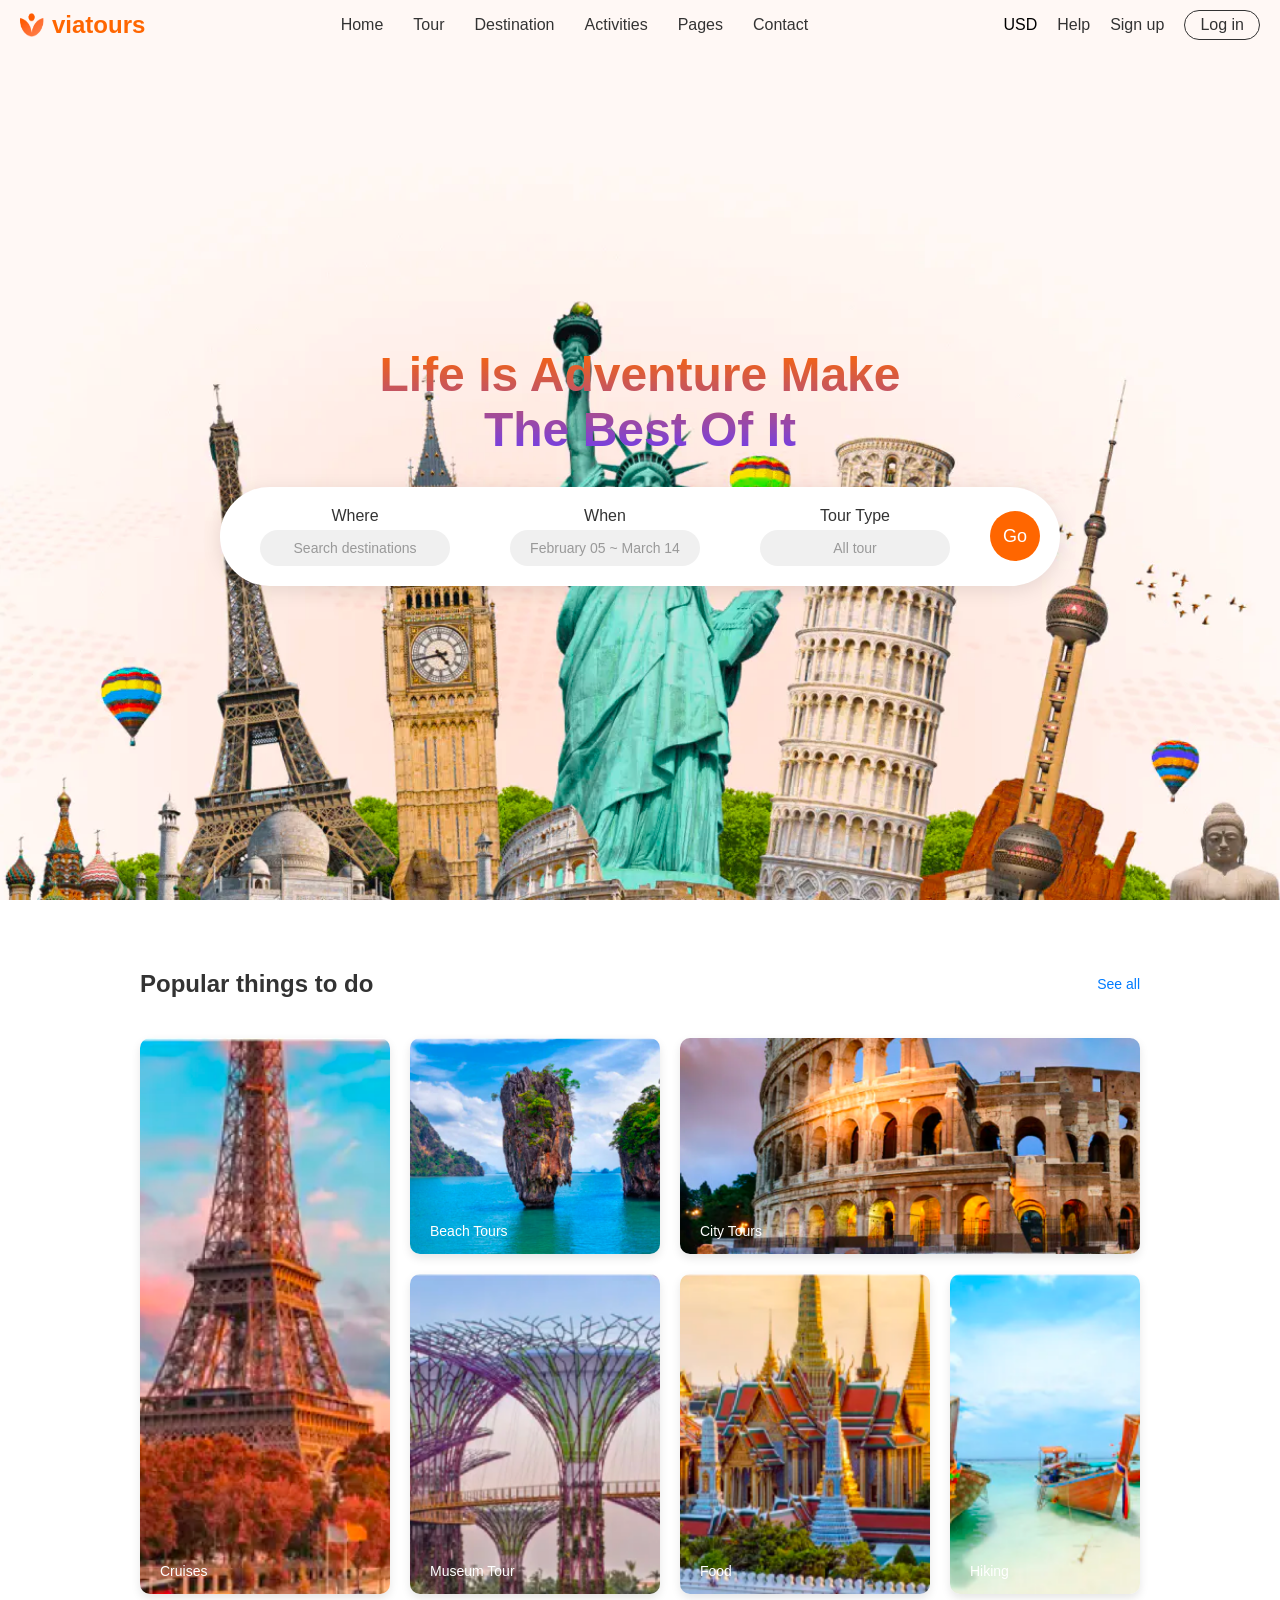
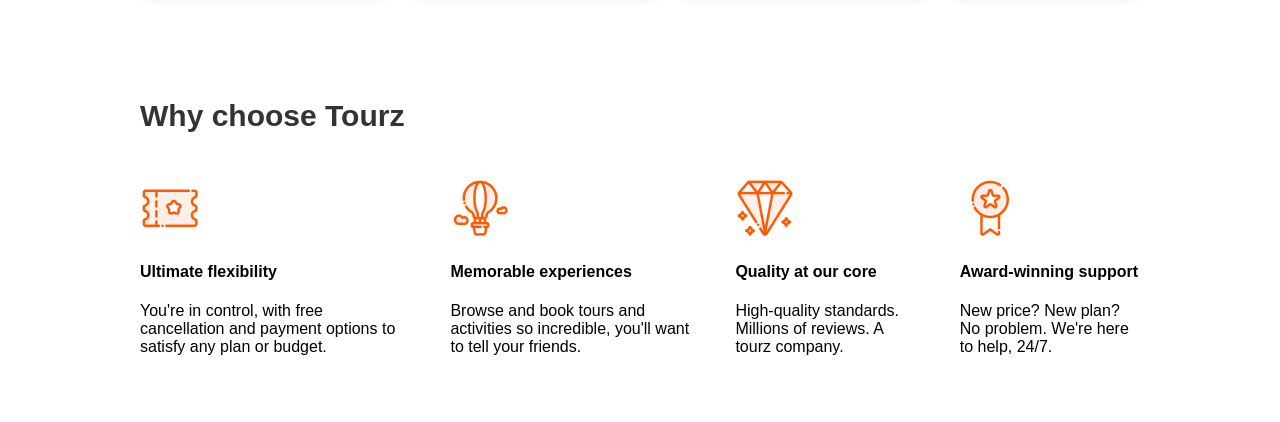
<file: task_1/index.html>
<!DOCTYPE html>
<html lang="en">
  <head>
    <meta charset="UTF-8" />
    <meta name="viewport" content="width=device-width, initial-scale=1.0" />
    <title>Document</title>
    <link rel="stylesheet" href="styles.css" />
    
  </head>
  <body>
    <nav class="navbar">
      <div class="logo"><img src="logo.png" alt="Viators Logo" /> viatours</div>
      <ul class="nav-links">
        <li><a href="#">Home</a></li>
        <li><a href="#">Tour</a></li>
        <li><a href="#">Destination</a></li>
        <li><a href="#">Activities</a></li>
        <li><a href="#">Pages</a></li>
        <li><a href="#">Contact</a></li>
      </ul>
      <div class="nav-right">
        <span class="currency">USD</span>
        <a href="#" class="nav-link">Help</a>
        <a href="#" class="nav-link">Sign up</a>
        <a href="#" class="login-button">Log in</a>
      </div>
    </nav>
    <div class="container">
      <h1>Life Is Adventure Make <br> The Best Of It</h1>
      <div class="search-bar">
        <div class="search-item">
          <span class="search-title">Where</span>
          <input type="text" placeholder="Search destinations" />
        </div>
        <div class="search-item">
          <span class="search-title">When</span>
          <input type="text" placeholder="February 05 ~ March 14" />
        </div>
        <div class="search-item">
          <span class="search-title">Tour Type</span>
          <input type="text" placeholder="All tour" />
        </div>
        <div class="search-button">
          <button>Go</button>
        </div>
      </div>
    </div>
    <div class="container-2">
      <div class="header">
        <h2>Popular things to do</h2>
        <a href="#" class="see-all">See all</a>
      </div>
      <div class="grid">
        <div class="grid-item item1">
          <img src="Cruises.png" alt="Cruises" />
          <span class="label">Cruises</span>
        </div>
        <div class="grid-item">
          <img src="Beach Tours.png" alt="Beach Tours" />
          <span class="label">Beach Tours</span>
        </div>
        <div class="grid-item item2">
          <img src="city tours.png" alt="City Tours" />
          <span class="label">City Tours</span>
        </div>
        <div class="grid-item">
          <img src="mueseum tour.png" alt="Museum Tour" />
          <span class="label">Museum Tour</span>
        </div>
        <div class="grid-item">
          <img src="food.png" alt="Food" />
          <span class="label">Food</span>
        </div>
        <div class="grid-item">
          <img src="hiking.png" alt="Hiking" />
          <span class="label">Hiking</span>
        </div>
      </div>
    </div>

    <div class="choose-sec">
      <div class="choose-heading">
        <h2>Why choose Tourz</h2>
      </div>

      <div class="choose-row">
        <div class="choose-col1">
          <div class="et_pb_blurb_content">
            <div class="svg-image">
              <span class="et_pb_image_wrap et_pb_only_image_mode_wrap"
                ><img
                  decoding="async"
                  width="128"
                  height="128"
                  src="ticket.svg.png"
                  alt=""
                  class="blurb-image"
              /></span>
            </div>
            <div class="">
              <h4 class="et_pb_module_header">
                <span> Ultimate flexibility</span>
              </h4>
              <div class="et_pb_blurb_description">
                <p>
                  You're in control, with free cancellation and payment options
                  to satisfy any plan or budget.
                </p>
              </div>
            </div>
          </div>
        </div>
        <div class="choose-col2">
          <div class="et_pb_blurb_content">
            <div class="svg-image">
              <span class="et_pb_image_wrap et_pb_only_image_mode_wrap"
                ><img
                  decoding="async"
                  width="128"
                  height="128"
                  src="hot-air-balloon.svg.png"
                  alt=""
                  class="blurb-image"
              /></span>
            </div>
            <div class="et_pb_blurb_container">
              <h4 class="et_pb_module_header">
                <span> Memorable experiences</span>
              </h4>
              <div class="et_pb_blurb_description">
                <p>
                  Browse and book tours and activities so incredible, you'll
                  want to tell your friends.
                </p>
              </div>
            </div>
          </div>
        </div>
        <div class="choose-col3">
          <div class="et_pb_blurb_content">
            <div class="svg-image">
              <span class="et_pb_image_wrap et_pb_only_image_mode_wrap"
                ><img
                  decoding="async"
                  width="128"
                  height="128"
                  src="diamond.svg.png"
                  alt=""
                  class="blurb-image"
              /></span>
            </div>
            <div class="et_pb_blurb_container">
              <h4 class="et_pb_module_header">
                <span> Quality at our core</span>
              </h4>
              <div class="et_pb_blurb_description">
                <p>
                  High-quality standards. Millions of reviews. A tourz company.
                </p>
              </div>
            </div>
          </div>
        </div>
        <div class="choose-col4">
          <div class="et_pb_blurb_content">
            <div class="svg-image">
              <span class="et_pb_image_wrap et_pb_only_image_mode_wrap"
                ><img
                  decoding="async"
                  width="128"
                  height="128"
                  src="medal.svg.png"
                  alt=""
                  class="blurb-image"
              /></span>
            </div>
            <div class="et_pb_blurb_container">
              <h4 class="et_pb_module_header">
                <span> Award-winning support</span>
              </h4>
              <div class="et_pb_blurb_description">
                <p>
                  New price? New plan? No problem. We're here to help, 24/7.
                </p>
              </div>
            </div>
          </div>
        </div>
      </div>
    </div>
  </body>
</html>
</file>
<file: task_1/styles.css>
body {
    font-family: Arial, sans-serif;
    margin: 0;
    padding: 0;

}

.navbar {
    display: flex;
    justify-content: space-between;
    align-items: center;
    background-color: rgba(255, 255, 255, 0);
    padding: 10px 20px;
}

.logo {
    display: flex;
    align-items: center;
    font-size: 24px;
    font-weight: bold;
    color: #ff6600;
}

.logo img {
    width: 24px;
    height: 24px;
    margin-right: 8px;
}

.nav-links {
    list-style: none;
    display: flex;
    margin: 0;
    padding: 0;
}
.nav-links a:hover{
    
    color: #ff6600;
    
}

.nav-links li {
    margin: 0 15px;
}

.nav-links a {
    text-decoration: none;
    color: #333;
    font-size: 16px;
}

.nav-right {
    display: flex;
    align-items: center;
}

.currency {
    margin-right: 20px;
    font-size: 16px;
}

.nav-link {
    text-decoration: none;
    color: #333;
    margin-right: 20px;
    font-size: 16px;
}

.login-button {
    border: 1px solid #333;
    border-radius: 20px;
    padding: 5px 15px;
    text-decoration: none;
    color: #333;
    font-size: 16px;
}

.login-button:hover {
    background-color: #ff6600;
    color: #fff;
}


.container {
    margin-top: -50px;
    display: flex;
    text-align: center;
    align-items: center;
    justify-content: center;
    flex-direction: column;
    background-image: url('bg.png');
    background-position: center;
    background-repeat: no-repeat;
    background-size: cover;
    height: 100vh;

}

h1 {
    font-size: 48px;
    font-weight: bold;
    background: -webkit-linear-gradient(#ff6600, #6b3bf4);
    -webkit-background-clip: text;
    -webkit-text-fill-color: transparent;
    margin-bottom: 30px;
}

.search-bar {
    display: flex;
    align-items: center;
    background-color: #fff;
    border-radius: 80px;
    box-shadow: 0 4px 20px rgba(0, 0, 0, 0.1);
    padding: 20px;
    width: 800px;
    justify-content: space-between;
}

.search-item {
    display: flex;
    flex-direction: column;
    align-items: center;
    margin: 0 20px;
}

.search-title {
    font-size: 16px;
    color: #333;
    margin-bottom: 5px;
}

.search-item input {
    border: none;
    border-radius: 20px;
    padding: 10px 20px;
    background-color: #f0f0f0;
    width: 150px;
    text-align: center;
    font-size: 14px;
}

.search-item input::placeholder {
    color: #999;
}

.search-button button {
    border: none;
    border-radius: 50%;
    background-color: #ff6600;
    color: #fff;
    width: 50px;
    height: 50px;
    font-size: 18px;
    cursor: pointer;
    transition: background-color 0.3s;
}

.search-button button:hover {
    background-color: #e65500;
}


.container-2 {
    /* margin-top: 100px; */
    width: 80%;
    max-width: 1000px;
    margin: 50px auto;
}

.header {
    display: flex;
    justify-content: space-between;
    align-items: center;
    margin-bottom: 20px;
}

h2 {
    font-size: 24px;
    color: #333;
}

.see-all {
    font-size: 14px;
    color: #007bff;
    text-decoration: none;
}

.see-all:hover {
    text-decoration: underline;
}

.grid {
    display: grid;
    grid-template-columns: repeat(auto-fill, minmax(250px, 1fr));
    gap: 20px;
}

.grid-item {
    position: relative;
    border-radius: 10px;
    overflow: hidden;
    box-shadow: 0 4px 10px rgba(0, 0, 0, 0.1);
}

.grid-item img {
    width: 100%;
    height: 100%;
    object-fit: cover;
}
.item1{
    grid-row: 1/span 2;
}
.item2{
    grid-column: 3/ span 2;
}

.label {
    position: absolute;
    bottom: 10px;
    left: 10px;
    /* background-color: rgba(0, 0, 0, 0.6); */
    color: #fff;
    padding: 5px 10px;
    border-radius: 5px;
    font-size: 14px;
    font-weight: 500;
}

.choose-sec{

    padding: 30px 0px;
}
.choose-row {
    display: flex;
    flex-direction: row;
    justify-content: center;
    margin-top: 100px;
    width: 80%;
    max-width: 1000px;
    margin: auto;
    padding: 20px 30px;
    gap:45px;

}
.choose-heading{
    width: 80%;
    max-width: 1000px;
    margin: auto;

}
.choose-heading h2{
font-size: 30px;
    
}
.svg-image img {
    width: 60px;
    height: 60px;
}
</file>
